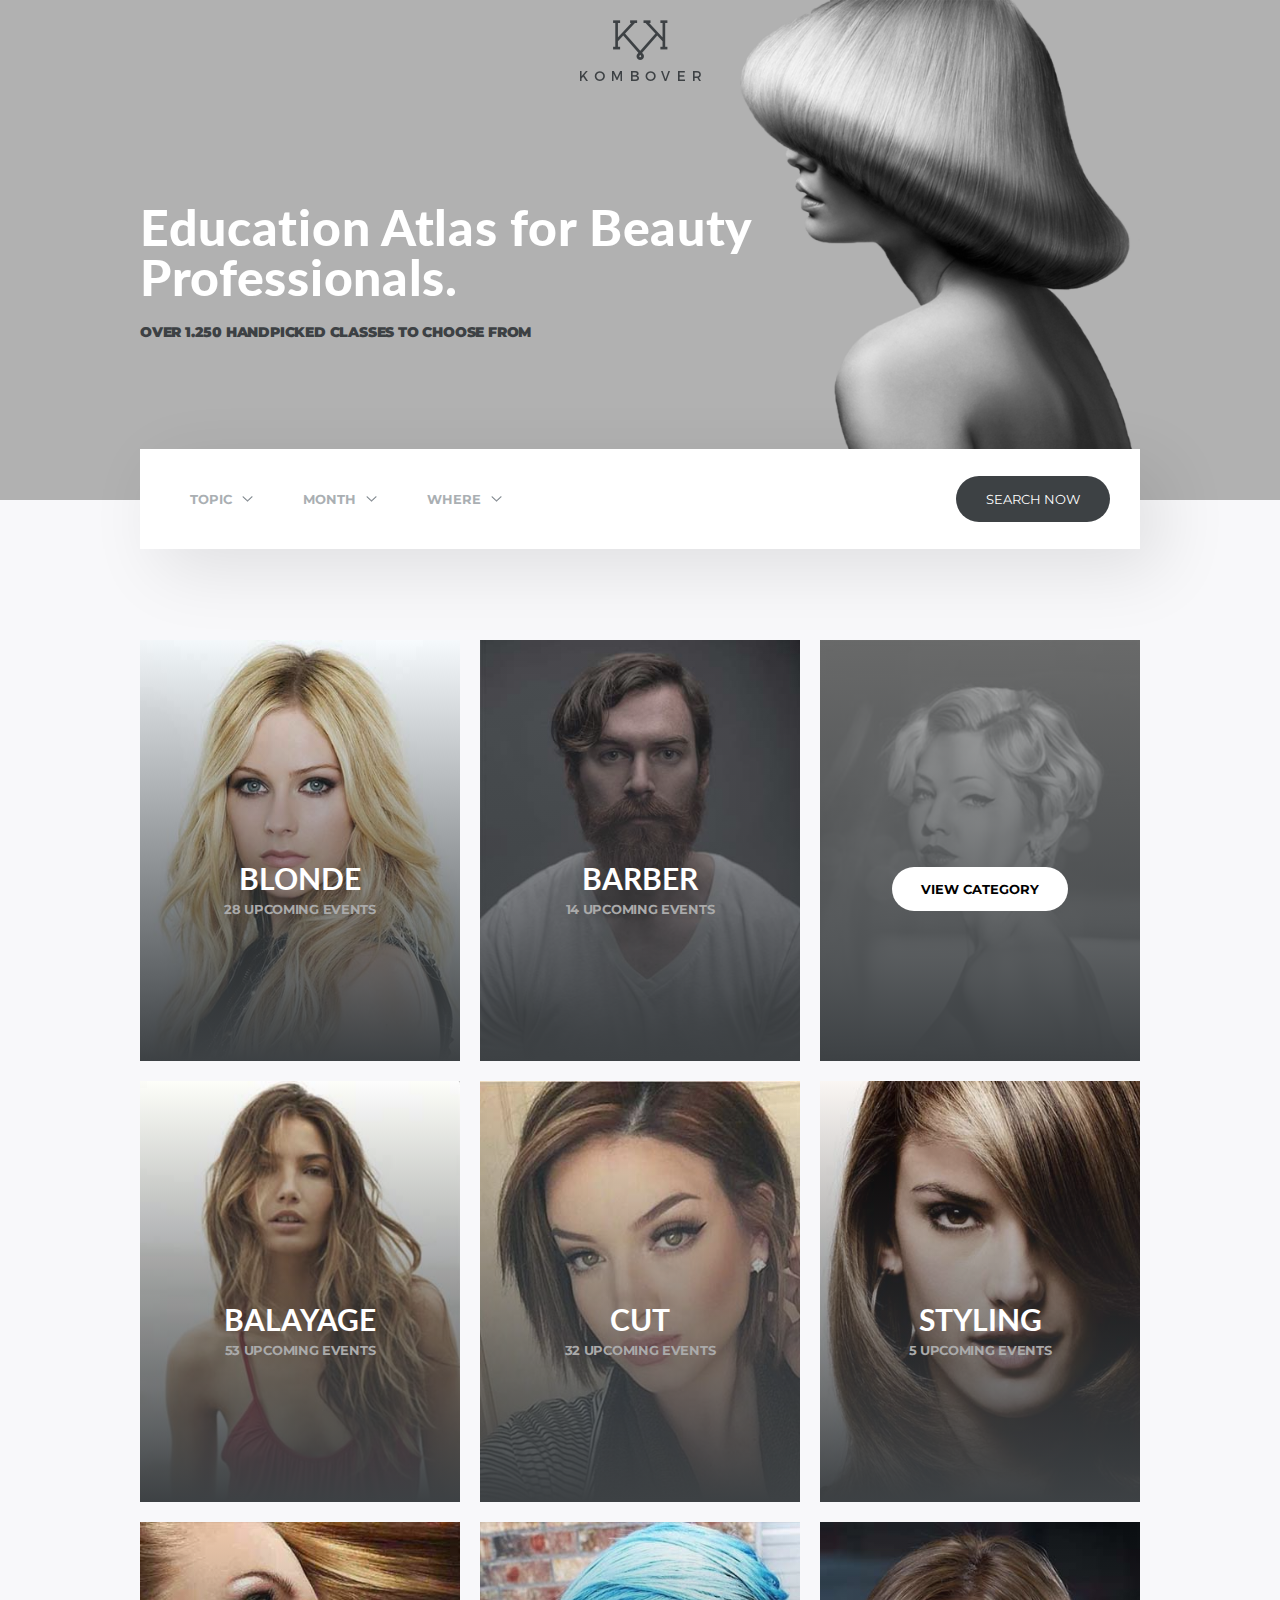
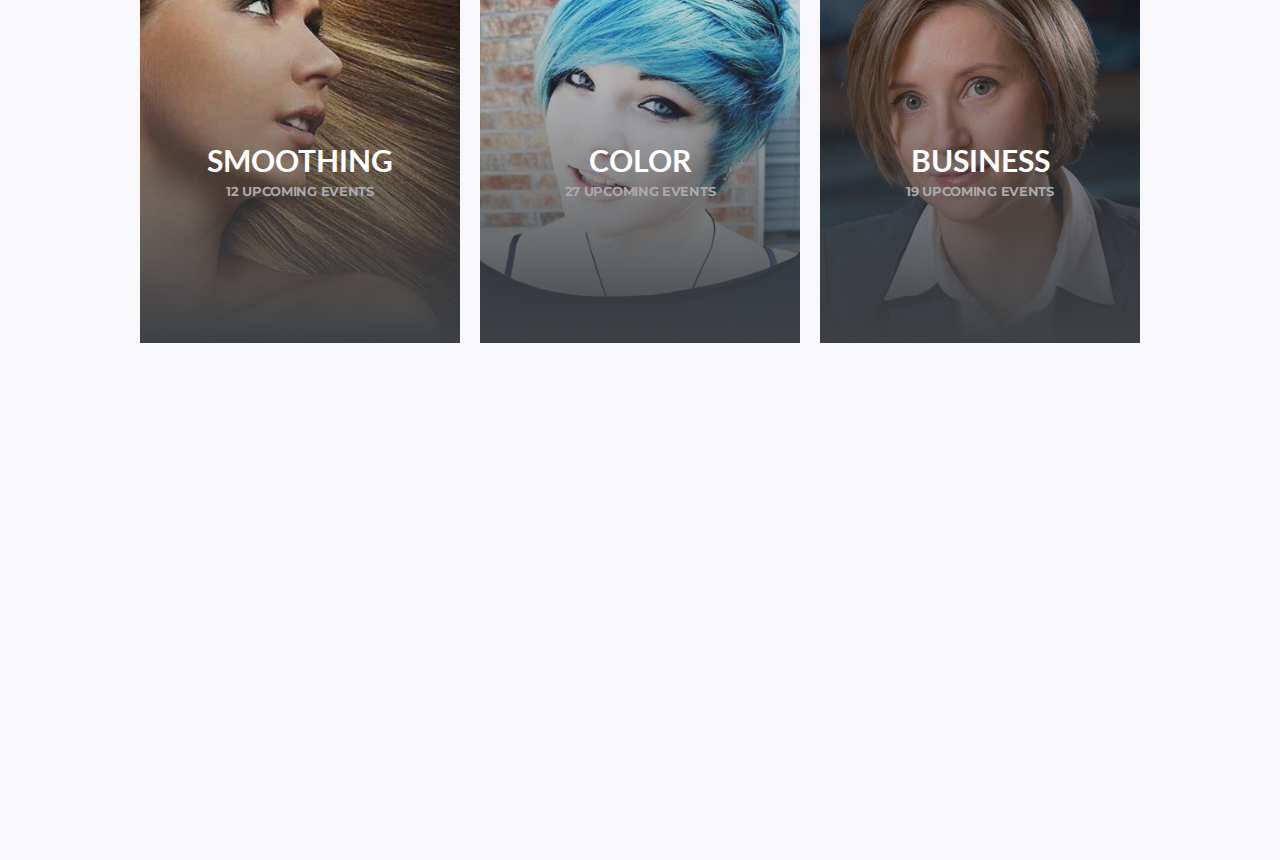
<file: index.html>
<!DOCTYPE html>
<html>
<head>
	<title>Kombover</title>
	<link rel="stylesheet" type="text/css" href="css/reset.css">
	<link href="https://fonts.googleapis.com/css?family=Lato:100|Montserrat" rel="stylesheet">
	<link rel="stylesheet" type="text/css" href="css/style.css">
	<meta name="viewport" content="width=device-width, initial-scale=1">
</head>
<body>
<header class="clearfix">
	<div class="header-wrap clearfix">
		<img class="logo" src="images/logo.png" alt="kombover">
		<h1>Education Atlas for Beauty Professionals.
			<p>over 1.250 handpicked classes to choose from</p>
		</h1>		
		<img class="main-pic" src="images/main-pic.png" alt="main-pic">	
	</div>
</header>
<main>
	<div class="wrap-box">
		<div class="search clearfix">
			<ul>
				<li><p>topic</p><img src="images/arrow.png"></li>
				<li><p>month</p><img src="images/arrow.png"></li>
				<li><p>where</p><img src="images/arrow.png"></li>
			</ul>
			<form>
	  			<input type="text" name="search">
	  			<input type="submit" name="" value="search now">
			</form>		
		</div>		
		<ul class="content-bottom">
			<li class="hairs1 hair">blonde
				<p>28 upcoming events</p>
			</li>
			<li class="hairs2 hair">barber
				<p>14 upcoming events</p>
			</li>
			<li class="hairs3 hair"><a href="">view category</a>
			</li>
			<li class="hairs4 hair">balayage
				<p>53 upcoming events</p>
			</li>
			<li class="hairs5 hair">cut
				<p>32 upcoming events</p>
			</li>
			<li class="hairs6 hair">styling
				<p>5 upcoming events</p>
			</li>
			<li class="hairs7 hair">smoothing
				<p>12 upcoming events</p>
			</li>
			<li class="hairs8 hair">color
				<p>27 upcoming events</p>
			</li>
			<li class="hairs9 hair">business
				<p>19 upcoming events</p>
			</li>
		</ul>				
	</div>	
</main>
</body>
</html>
</file>
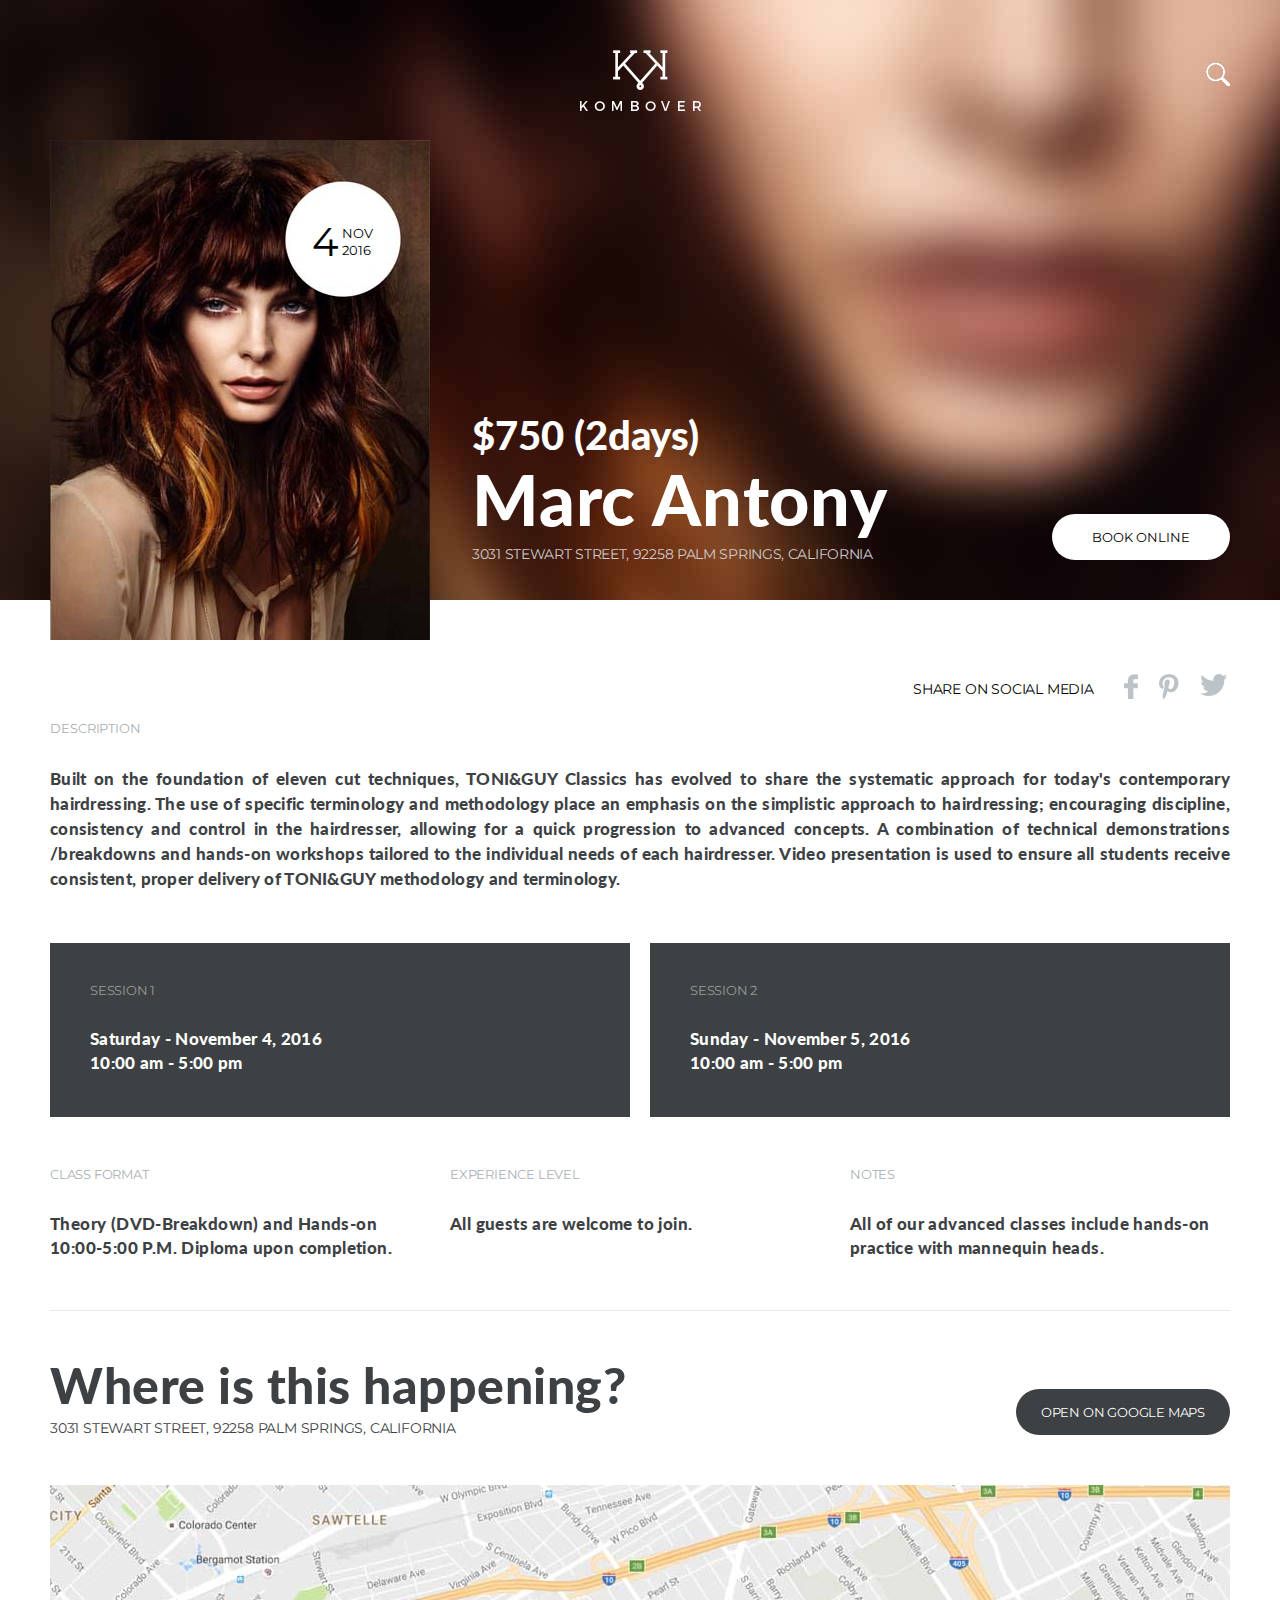
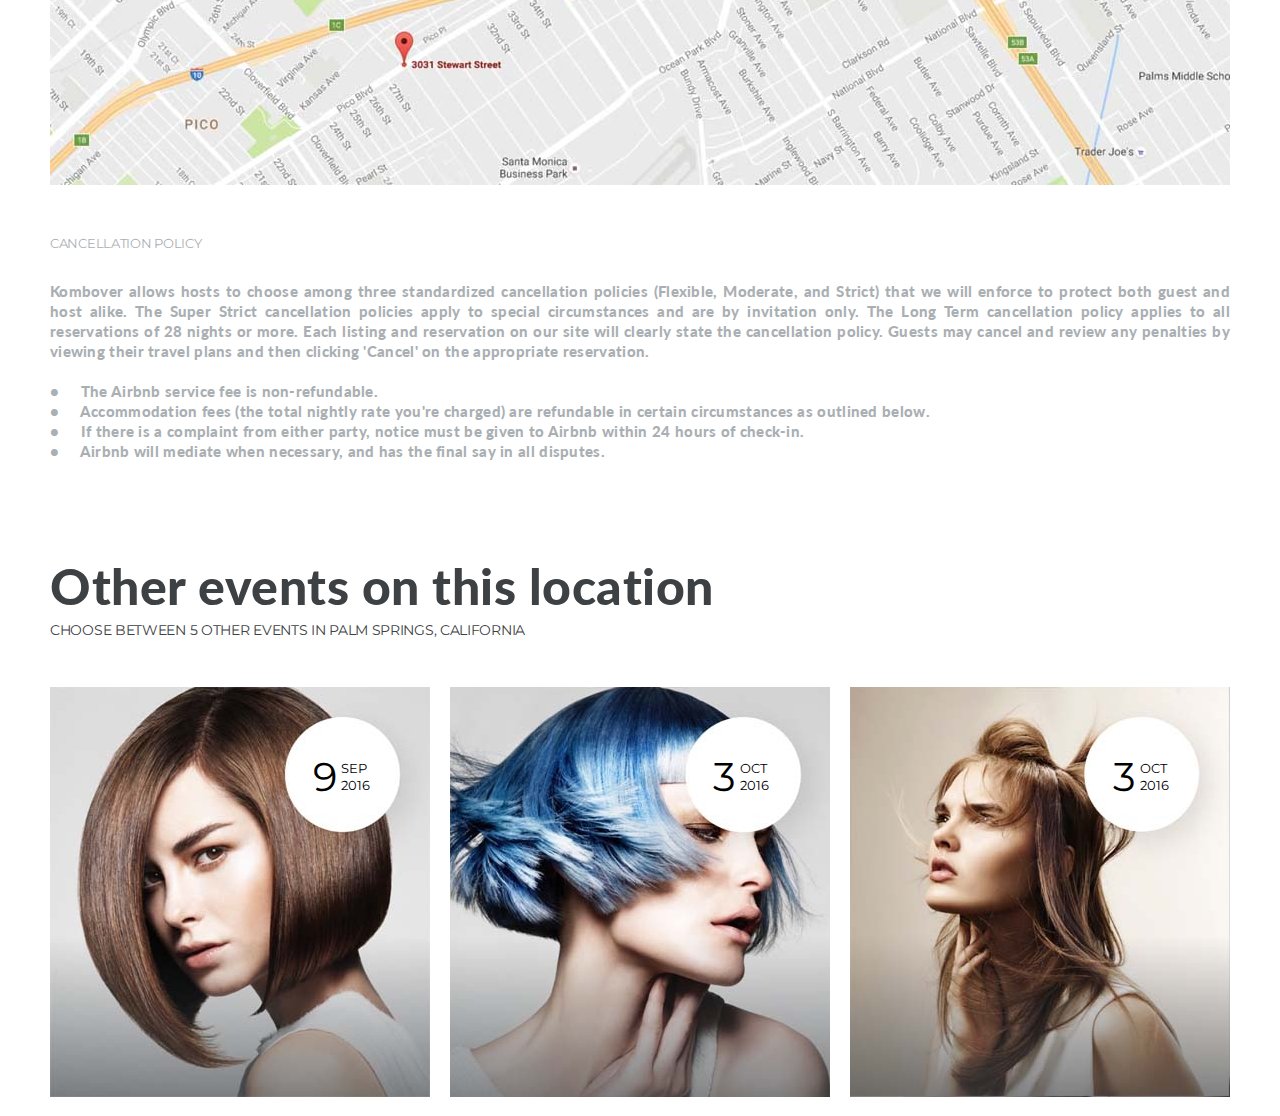
<file: detail.html>
<!DOCTYPE html>
<html>
<head>
	<title>Details</title>
	<link rel="stylesheet" type="text/css" href="css/reset.css">
	<link href="https://fonts.googleapis.com/css?family=Lato:100|Montserrat" rel="stylesheet">
	<link rel="stylesheet" type="text/css" href="css/style.css">
	<meta name="viewport" content="width=device-width, initial-scale=1">
</head>
<body>
<div class="header">
	<div class="wrap-box clearfix">
		<img class="logo" src="images/logo-white.png" alt="kombover">
		<form>
			<input type="text" name="search">
			<input type="submit" name="" value="">
		</form>				
		<div class="header-img">
			<img src="images/date1.jpg" alt="date">
			<p>4<span>nov 2016</span></p>
		</div>
		<div class="price">
			<p>$750 (2days)</p>
			<h2>Marc Antony</h2>
			<span>3031 STEWART STREET, 92258 PALM SPRINGS, CALIFORNIA</span>
		</div>
		<a href="">book online</a>		
	</div>	
</div>
<div class="content">
	<div class="wrap-box clearfix">
		<div class="social clearfix">
			<img src="images/twitter.png" alt="twitter">
			<img src="images/pinterest.png" alt="pinterest">
			<img src="images/facebook.png" alt="facebook">
			<p>share on social media</p>			
		</div>
		<p class="description">description</p>
		<p class="description-text">Built on the foundation of eleven cut techniques, TONI&GUY Classics has evolved to share the systematic approach for today's contemporary hairdressing. The use of specific terminology and methodology place an emphasis on the simplistic approach to hairdressing; encouraging discipline, consistency and control in the hairdresser, allowing for a quick progression to advanced concepts. A combination of technical demonstrations /breakdowns and hands-on workshops tailored to the individual needs of each hairdresser. Video presentation is used to ensure all students receive consistent, proper delivery of TONI&GUY methodology and terminology.</p>
		<div class="session clearfix">
			<div class="session1">
				<p>session 1</p>
				<span>Saturday - November 4, 2016<br> 10:00 am - 5:00 pm</span>			
			</div>
			<div class="session2">
				<p>session 2</p>
				<span>Sunday - November 5, 2016<br> 10:00 am - 5:00 pm</span>	
			</div>
		</div>
		<div class="row clearfix">
			<div class="row1">
				<p>class format</p>
				<span>Theory (DVD-Breakdown) and Hands-on<br>10:00-5:00 P.M. Diploma upon completion.</span>	
			</div>
			<div class="row2">
				<p>experience level</p>
				<span>All guests are welcome to join.</span>	
			</div>
			<div class="row3">
				<p>notes</p>
				<span>All of our advanced classes include hands-on<br>practice with mannequin heads.</span>	
			</div>
		</div>
		<div class="location">
			<p>Where is this happening?</p>
			<span>3031 STEWART STREET, 92258 PALM SPRINGS, CALIFORNIA</span>
			<a href="https://www.google.rs/maps/place/Santa+Monica+Business+Park/@34.0200446,-118.4556885,15.17z/data=!4m5!3m4!1s0x80c2bb033431df55:0xc985e393bac21d02!8m2!3d34.0198122!4d-118.4516662?hl=en&hl=en" target="_blank">open on google maps</a>
			<img src="images/map.jpg" alt="map">
		</div>
		<p class="cancel">CANCELLATION POLICY</p>
		<p class="cancel-text">Kombover allows hosts to choose among three standardized cancellation policies (Flexible, Moderate, and Strict) that we will enforce to protect both guest and host alike. The Super Strict cancellation policies apply to special circumstances and are by invitation only. The Long Term cancellation policy applies to all reservations of 28 nights or more. Each listing and reservation on our site will clearly state the cancellation policy. Guests may cancel and review any penalties by viewing their travel plans and then clicking 'Cancel' on the appropriate reservation.
		<br><br>
		• &nbsp &nbsp The Airbnb service fee is non-refundable.<br>
		• &nbsp &nbsp Accommodation fees (the total nightly rate you're charged) are refundable in certain circumstances as outlined below.<br>
		• &nbsp &nbsp If there is a complaint from either party, notice must be given to Airbnb within 24 hours of check-in.<br>
		• &nbsp &nbsp Airbnb will mediate when necessary, and has the final say in all disputes.</p>
		<p class="events">Other events on this location</p>
		<p class="choose">CHOOSE BETWEEN 5 OTHER EVENTS IN PALM SPRINGS, CALIFORNIA</p>
		<div class="content-bottom clearfix">
			<img src="images/date2.jpg" alt="date">
			<p>9<span>sep 2016</span></p>
		</div>
		<div class="content-bottom clearfix">
			<img src="images/date3.jpg" alt="date">
			<p>3<span>oct 2016</span></p>
		</div>
		<div class="content-bottom-last clearfix">
			<img src="images/date4.jpg" alt="date">
			<p>3<span>oct 2016</span></p>
		</div>		
	</div>
</div>
</body>
</html>
</file>
<file: css/style.css>
body {
  background-color: #f8f8fa;
}

header {
  height: 650px;
  background-color: #b1b1b1;
}

header .header-wrap {
  width: 1305px;
  margin: 0 auto;
}

header .header-wrap h1 {
  font-family: 'Lato', sans-serif;
  float: left;
  clear: left;
  color: #fff;
  font-size: 70px;
  font-weight: 900;
  line-height: 1;
  margin-left: 62px;
  width: 638px;
  height: 140px;
  margin-top: 121px;
  letter-spacing: 0.7px;
}

header .header-wrap h1 p {
  font-family: 'Montserrat', sans-serif;
  color: #3d4144;
  font-size: 14px;
  height: 14px;
  text-transform: uppercase;
  margin-top: 23px;
  letter-spacing: -0.2px;
}

header .header-wrap .logo {
  float: left;
  margin: 50px 0 0 592px;
}

header .header-wrap .main-pic {
  float: right;
  margin-top: -111px;
}

main {
  height: 1960px;
}

main .wrap-box {
  width: 1180px;
  margin: 0 auto;
  position: relative;
}

main .wrap-box .search {
  font-family: 'Montserrat', sans-serif;
  width: 1180px;
  height: 100px;
  background: #fff;
  margin-top: -51px;
  box-shadow: 20px 20px 70px 0 rgba(0, 0, 0, 0.1);
  position: absolute;
  z-index: 2;
}

main .wrap-box .search ul {
  float: left;
}

main .wrap-box .search ul li {
  float: left;
  margin-left: 50px;
  margin-top: 42px;
}

main .wrap-box .search ul p {
  font-family: 'Montserrat', sans-serif;
  float: left;
  text-transform: uppercase;
  font-size: 13px;
  font-weight: bold;
  color: #aaafb3;
}

main .wrap-box .search ul img {
  float: left;
  margin: 5px 0 0 10px;
}

main .wrap-box .search form {
  float: right;
}

main .wrap-box .search form input[type=text] {
  box-sizing: border-box;
  border: 1px solid transparent;
  background-color: #fff;
  outline: none;
  font-size: 20px;
  margin-top: 40px;
  width: 200px;
}

main .wrap-box .search form input[type=submit] {
  border-radius: 25px;
  font-size: 13px;
  padding: 14px 29px;
  text-transform: uppercase;
  text-decoration: none;
  font-family: 'Montserrat', sans-serif;
  float: right;
  background-color: #3d4144;
  margin: 27px 30px 0 0;
  color: white;
  outline: none;
  border: 1px solid transparent;
}

main .wrap-box .content-bottom {
  position: absolute;
  z-index: 2;
  margin-top: 140px;
}

main .wrap-box .content-bottom .hairs1 {
  font-family: 'Lato', sans-serif;
  font-weight: bold;
  width: 380px;
  height: 500px;
  float: left;
  color: #fff;
  font-size: 30px;
  text-transform: uppercase;
  text-align: center;
  padding-top: 220px;
  box-sizing: border-box;
  margin-bottom: 20px;
  margin-right: 20px;
  background: linear-gradient(to bottom, rgba(60, 65, 68, 0), #3d4144), url("../images/blonde.jpg");
}

main .wrap-box .content-bottom .hairs1 p {
  font-family: 'Montserrat', sans-serif;
  font-size: 13px;
  color: #aaa;
  letter-spacing: -0.3px;
  margin-top: 5px;
}

main .wrap-box .content-bottom .hairs2 {
  font-family: 'Lato', sans-serif;
  font-weight: bold;
  width: 380px;
  height: 500px;
  float: left;
  color: #fff;
  font-size: 30px;
  text-transform: uppercase;
  text-align: center;
  padding-top: 220px;
  box-sizing: border-box;
  margin-bottom: 20px;
  margin-right: 20px;
  background: linear-gradient(to bottom, rgba(60, 65, 68, 0), #3d4144), url("../images/barber.jpg");
}

main .wrap-box .content-bottom .hairs2 p {
  font-family: 'Montserrat', sans-serif;
  font-size: 13px;
  color: #aaa;
  letter-spacing: -0.3px;
  margin-top: 5px;
}

main .wrap-box .content-bottom .hairs3 {
  font-family: 'Lato', sans-serif;
  font-weight: bold;
  width: 380px;
  height: 500px;
  float: left;
  color: #fff;
  font-size: 30px;
  text-transform: uppercase;
  text-align: center;
  padding-top: 220px;
  box-sizing: border-box;
  margin-bottom: 20px;
  margin-right: 20px;
  background: linear-gradient(rgba(146, 147, 147, 0.7), #3d4144), url("../images/view.jpg");
  margin-right: 0;
  padding-top: 224px;
}

main .wrap-box .content-bottom .hairs3 p {
  font-family: 'Montserrat', sans-serif;
  font-size: 13px;
  color: #aaa;
  letter-spacing: -0.3px;
  margin-top: 5px;
}

main .wrap-box .content-bottom .hairs3 a {
  border-radius: 25px;
  font-size: 13px;
  padding: 14px 29px;
  text-transform: uppercase;
  text-decoration: none;
  font-family: 'Montserrat', sans-serif;
  color: #000;
  background: #fff;
}

main .wrap-box .content-bottom .hairs4 {
  font-family: 'Lato', sans-serif;
  font-weight: bold;
  width: 380px;
  height: 500px;
  float: left;
  color: #fff;
  font-size: 30px;
  text-transform: uppercase;
  text-align: center;
  padding-top: 220px;
  box-sizing: border-box;
  margin-bottom: 20px;
  margin-right: 20px;
  background: linear-gradient(to bottom, rgba(60, 65, 68, 0), #3d4144), url("../images/balayage.jpg");
}

main .wrap-box .content-bottom .hairs4 p {
  font-family: 'Montserrat', sans-serif;
  font-size: 13px;
  color: #aaa;
  letter-spacing: -0.3px;
  margin-top: 5px;
}

main .wrap-box .content-bottom .hairs5 {
  font-family: 'Lato', sans-serif;
  font-weight: bold;
  width: 380px;
  height: 500px;
  float: left;
  color: #fff;
  font-size: 30px;
  text-transform: uppercase;
  text-align: center;
  padding-top: 220px;
  box-sizing: border-box;
  margin-bottom: 20px;
  margin-right: 20px;
  background: linear-gradient(to bottom, rgba(60, 65, 68, 0), #3d4144), url("../images/cut.jpg");
}

main .wrap-box .content-bottom .hairs5 p {
  font-family: 'Montserrat', sans-serif;
  font-size: 13px;
  color: #aaa;
  letter-spacing: -0.3px;
  margin-top: 5px;
}

main .wrap-box .content-bottom .hairs6 {
  font-family: 'Lato', sans-serif;
  font-weight: bold;
  width: 380px;
  height: 500px;
  float: left;
  color: #fff;
  font-size: 30px;
  text-transform: uppercase;
  text-align: center;
  padding-top: 220px;
  box-sizing: border-box;
  margin-bottom: 20px;
  margin-right: 20px;
  background: linear-gradient(to bottom, rgba(60, 65, 68, 0), #3d4144), url("../images/styling.jpg");
  margin-right: 0;
}

main .wrap-box .content-bottom .hairs6 p {
  font-family: 'Montserrat', sans-serif;
  font-size: 13px;
  color: #aaa;
  letter-spacing: -0.3px;
  margin-top: 5px;
}

main .wrap-box .content-bottom .hairs7 {
  font-family: 'Lato', sans-serif;
  font-weight: bold;
  width: 380px;
  height: 500px;
  float: left;
  color: #fff;
  font-size: 30px;
  text-transform: uppercase;
  text-align: center;
  padding-top: 220px;
  box-sizing: border-box;
  margin-bottom: 20px;
  margin-right: 20px;
  background: linear-gradient(to bottom, rgba(60, 65, 68, 0), #3d4144), url("../images/smoothing.jpg");
}

main .wrap-box .content-bottom .hairs7 p {
  font-family: 'Montserrat', sans-serif;
  font-size: 13px;
  color: #aaa;
  letter-spacing: -0.3px;
  margin-top: 5px;
}

main .wrap-box .content-bottom .hairs8 {
  font-family: 'Lato', sans-serif;
  font-weight: bold;
  width: 380px;
  height: 500px;
  float: left;
  color: #fff;
  font-size: 30px;
  text-transform: uppercase;
  text-align: center;
  padding-top: 220px;
  box-sizing: border-box;
  margin-bottom: 20px;
  margin-right: 20px;
  background: linear-gradient(to bottom, rgba(60, 65, 68, 0), #3d4144), url("../images/color.jpg");
}

main .wrap-box .content-bottom .hairs8 p {
  font-family: 'Montserrat', sans-serif;
  font-size: 13px;
  color: #aaa;
  letter-spacing: -0.3px;
  margin-top: 5px;
}

main .wrap-box .content-bottom .hairs9 {
  font-family: 'Lato', sans-serif;
  font-weight: bold;
  width: 380px;
  height: 500px;
  float: left;
  color: #fff;
  font-size: 30px;
  text-transform: uppercase;
  text-align: center;
  padding-top: 220px;
  box-sizing: border-box;
  margin-bottom: 20px;
  margin-right: 20px;
  background: linear-gradient(to bottom, rgba(60, 65, 68, 0), #3d4144), url("../images/business.jpg");
  margin-right: 0;
}

main .wrap-box .content-bottom .hairs9 p {
  font-family: 'Montserrat', sans-serif;
  font-size: 13px;
  color: #aaa;
  letter-spacing: -0.3px;
  margin-top: 5px;
}

@media only screen and (min-width: 1050px) and (max-width: 1330px) {
  header {
    height: 500px;
  }
  header .header-wrap {
    width: 1000px;
  }
  header .header-wrap .logo {
    float: none;
    margin: 0 auto;
    padding-top: 20px;
  }
  header .header-wrap h1 {
    font-size: 50px;
    margin-left: 0;
  }
  header .header-wrap .main-pic {
    margin-top: -342px;
    width: 400px;
    height: auto;
  }
  main .wrap-box {
    width: 1000px;
    margin: 0 auto;
  }
  main .wrap-box .search {
    width: 1000px;
  }
  main .wrap-box .content-bottom .hair {
    width: 320px;
    height: 421px;
    background-size: 320px 421px;
  }
}

@media only screen and (min-width: 768px) and (max-width: 1049px) {
  header {
    height: 400px;
  }
  header .header-wrap {
    width: 750px;
    margin: 0 auto;
  }
  header .header-wrap .logo {
    float: none;
    margin: 0 auto;
    padding-top: 20px;
  }
  header .header-wrap h1 {
    font-size: 40px;
    margin-left: 0;
  }
  header .header-wrap .main-pic {
    margin-top: -342px;
    width: 300px;
    height: auto;
  }
  main .wrap-box {
    width: 750px;
    margin: 0 auto;
  }
  main .wrap-box .search {
    width: 750px;
  }
  main .wrap-box .content-bottom {
    margin-top: 100px;
  }
  main .wrap-box .content-bottom .hair {
    width: 236px;
    height: 311px;
    background-size: 236px 311px;
  }
}

@media only screen and (min-width: 560px) and (max-width: 767px) {
  header {
    height: 350px;
  }
  header .header-wrap {
    width: 550px;
    margin: 0 auto;
  }
  header .header-wrap .logo {
    float: none;
    margin: 0 auto 0 200px;
    padding-top: 10px;
    width: 80px;
    height: auto;
  }
  header .header-wrap h1 {
    font-size: 25px;
    width: 300px;
    margin-left: 0;
  }
  header .header-wrap h1 p {
    font-size: 10px;
  }
  header .header-wrap .main-pic {
    margin-top: -50px;
    width: 250px;
    height: auto;
  }
  main .wrap-box {
    width: 550px;
    margin: 0 auto;
  }
  main .wrap-box .search {
    width: 550px;
    height: 60px;
  }
  main .wrap-box .search ul li {
    margin: 25px 22px 0px 9px;
  }
  main .wrap-box .search ul li p {
    font-size: 10px;
  }
  main .wrap-box .search ul li img {
    margin: 5px 0 0 10px;
  }
  main .wrap-box .search form input[type=text] {
    box-sizing: border-box;
    border: 1px solid transparent;
    background-color: #fff;
    outline: none;
    font-size: 14px;
    margin-top: 20px;
    width: 150px;
  }
  main .wrap-box .search form input[type=submit] {
    font-size: 10px;
    background-color: #3d4144;
    margin: 15px 10px 0 0;
    outline: none;
    border: 1px solid transparent;
    padding: 8px 16px;
  }
  main .wrap-box .content-bottom {
    margin-top: 50px;
    margin-left: 18px;
  }
  main .wrap-box .content-bottom .hair {
    width: 236px;
    height: 311px;
    background-size: 236px 311px;
    margin-right: 30px;
  }
}

@media only screen and (min-width: 330px) and (max-width: 559px) {
  header {
    height: 250px;
  }
  header .header-wrap {
    width: 350px;
    margin: 0 auto;
  }
  header .header-wrap .logo {
    float: none;
    margin: 0 auto 0 5px;
    padding-top: 5px;
    width: 80px;
    height: auto;
  }
  header .header-wrap h1 {
    font-size: 20px;
    width: 175px;
    margin-left: 0;
    margin-top: 50px;
  }
  header .header-wrap h1 p {
    font-size: 10px;
  }
  header .header-wrap .main-pic {
    margin-top: -50px;
    width: 175px;
    height: auto;
  }
  main {
    height: 3150px;
  }
  main .wrap-box {
    width: 350px;
    margin: 0 auto;
  }
  main .wrap-box .search {
    width: 350px;
  }
  main .wrap-box .search ul li {
    margin: 25px 22px 0px 9px;
  }
  main .wrap-box .search ul li p {
    font-size: 10px;
  }
  main .wrap-box .search ul li img {
    margin: 5px 0 0 10px;
  }
  main .wrap-box .search form input[type=text] {
    box-sizing: border-box;
    border: 1px solid transparent;
    background-color: #fff;
    outline: none;
    font-size: 14px;
    margin-top: 20px;
    width: 220px;
  }
  main .wrap-box .search form input[type=submit] {
    font-size: 10px;
    background-color: #3d4144;
    margin: 15px 5px 0 0;
    outline: none;
    border: 1px solid transparent;
    padding: 8px 16px;
  }
  main .wrap-box .content-bottom {
    margin-top: 50px;
  }
  main .wrap-box .content-bottom .hair {
    width: 250px;
    height: 329px;
    background-size: 250px 329px;
    margin: 0 0 10px 50px;
  }
}

@media only screen and (max-width: 329px) {
  header {
    height: 200px;
  }
  header .header-wrap {
    width: 250px;
    margin: 0 auto;
  }
  header .header-wrap .logo {
    float: none;
    margin: 0 auto 0 5px;
    padding-top: 5px;
    width: 60px;
    height: auto;
  }
  header .header-wrap h1 {
    font-size: 18px;
    width: 150px;
    margin-left: 0;
    margin-top: 30px;
  }
  header .header-wrap h1 p {
    font-size: 8px;
    margin-top: 5px;
  }
  header .header-wrap .main-pic {
    margin-top: -204px;
    width: 125px;
    height: auto;
  }
  main {
    height: 3150px;
  }
  main .wrap-box {
    width: 250px;
    margin: 0 auto;
  }
  main .wrap-box .search {
    width: 250px;
    height: 60px;
  }
  main .wrap-box .search ul li {
    margin: 15px 10px 0px 9px;
  }
  main .wrap-box .search ul li p {
    font-size: 8px;
  }
  main .wrap-box .search ul li img {
    margin: 5px 0 0 5px;
    width: 8px;
    height: auto;
  }
  main .wrap-box .search form input[type=text] {
    box-sizing: border-box;
    border: 1px solid transparent;
    background-color: #fff;
    outline: none;
    font-size: 8px;
    margin-top: 10px;
    width: 100px;
  }
  main .wrap-box .search form input[type=submit] {
    font-size: 8px;
    background-color: #3d4144;
    margin: 10px 5px 0 0;
    outline: none;
    border: 1px solid transparent;
    padding: 2px 8px;
  }
  main .wrap-box .content-bottom {
    margin-top: 50px;
  }
  main .wrap-box .content-bottom .hair {
    width: 250px;
    height: 329px;
    background-size: 250px 329px;
    margin: 0 0 10px 0;
  }
}

/*DETAILS*/
.header {
  background: url("../images/header.jpg");
  height: 600px;
}

.header .wrap-box {
  width: 1180px;
  margin: 0 auto;
  position: relative;
}

.header .wrap-box .logo {
  float: left;
  margin: 50px 0 0 530px;
}

.header .wrap-box form {
  float: right;
}

.header .wrap-box form input[type=text] {
  box-sizing: border-box;
  border: 1px solid transparent;
  background-color: transparent;
  outline: none;
  font-size: 20px;
}

.header .wrap-box form input[type=submit] {
  background: url("../images/search.png") no-repeat;
  outline: none;
  border: 1px solid transparent;
  width: 25px;
  height: 25px;
  margin-top: 61px;
}

.header .wrap-box .header-img {
  margin-top: 29px;
  float: left;
  font-family: 'Montserrat', sans-serif;
  color: #000;
  position: relative;
  z-index: 1;
  clear: left;
}

.header .wrap-box .header-img p {
  font-size: 40px;
  position: absolute;
  z-index: 2;
  float: left;
}

.header .wrap-box .header-img span {
  font-size: 13px;
  width: 30px;
  float: right;
  text-transform: uppercase;
  margin-top: 8px;
  margin-left: 4px;
  line-height: 17px;
}

.header .wrap-box .header-img p {
  margin: -423px 1px 0px 262px;
}

.header .wrap-box .price {
  float: left;
  color: white;
  margin-top: 300px;
  margin-left: 42px;
}

.header .wrap-box .price p {
  font-family: 'Lato', sans-serif;
  font-size: 40px;
  color: #fff;
  font-weight: 900;
}

.header .wrap-box .price h2 {
  font-family: 'Lato', sans-serif;
  color: #fff;
  font-size: 70px;
  font-weight: 900;
  line-height: 1;
  letter-spacing: 0.8px;
  padding-top: 5px;
}

.header .wrap-box .price span {
  display: block;
  font-family: 'Montserrat', sans-serif;
  color: #ccc;
  font-size: 14px;
  height: 14px;
  text-transform: uppercase;
  letter-spacing: -0.3px;
  padding-top: 11px;
}

.header .wrap-box a {
  border-radius: 25px;
  font-size: 13px;
  padding: 14px 29px;
  text-transform: uppercase;
  text-decoration: none;
  font-family: 'Montserrat', sans-serif;
  float: right;
  background: #fff;
  color: black;
  margin-top: 403px;
  padding: 15px 40px;
}

.content {
  padding-top: 80px;
  background: #fff;
}

.content .wrap-box {
  width: 1180px;
  margin: 0 auto;
  position: relative;
}

.content .wrap-box .social {
  float: right;
  width: 317px;
}

.content .wrap-box .social img {
  float: right;
  margin-left: 19px;
  margin-right: 2px;
  margin-top: -6px;
}

.content .wrap-box .social p {
  font-family: 'Montserrat', sans-serif;
  font-size: 14px;
  text-transform: uppercase;
  letter-spacing: -0.2px;
}

.content .wrap-box .description {
  padding-top: 40px;
  font-family: 'Montserrat', sans-serif;
  font-size: 13px;
  text-transform: uppercase;
  color: #aaafb3;
  letter-spacing: -0.1px;
}

.content .wrap-box .description-text {
  padding-top: 30px;
  font-size: 17px;
  font-family: 'Lato', sans-serif;
  color: #3d4144;
  text-align: justify;
  font-weight: 900;
  line-height: 25px;
  letter-spacing: 0.3px;
}

.content .wrap-box .session .session1 {
  width: 580px;
  height: 174px;
  background-color: #3d4144;
  float: left;
  margin-top: 52px;
  margin-right: 20px;
}

.content .wrap-box .session .session1 p {
  font-size: 13px;
  font-family: 'Montserrat', sans-serif;
  color: #999;
  text-transform: uppercase;
  margin: 39px 0 0 40px;
  letter-spacing: -0.2px;
}

.content .wrap-box .session .session1 span {
  display: block;
  font-size: 17px;
  font-family: 'Lato', sans-serif;
  color: #fff;
  font-weight: 900;
  margin: 29px 0 0 40px;
  line-height: 24px;
  letter-spacing: 0.3px;
}

.content .wrap-box .session .session2 {
  width: 580px;
  height: 174px;
  background-color: #3d4144;
  float: left;
  margin-top: 52px;
}

.content .wrap-box .session .session2 p {
  font-size: 13px;
  font-family: 'Montserrat', sans-serif;
  color: #999;
  text-transform: uppercase;
  margin: 39px 0 0 40px;
  letter-spacing: -0.2px;
}

.content .wrap-box .session .session2 span {
  display: block;
  font-size: 17px;
  font-family: 'Lato', sans-serif;
  color: #fff;
  font-weight: 900;
  margin: 29px 0 0 40px;
  line-height: 24px;
  letter-spacing: 0.3px;
}

.content .wrap-box .row .row1 {
  width: 380px;
  height: 100px;
  float: left;
  margin-top: 49px;
  margin-bottom: 44px;
  margin-right: 20px;
}

.content .wrap-box .row .row1 p {
  font-family: 'Montserrat', sans-serif;
  font-size: 13px;
  color: #aaafb3;
  text-transform: uppercase;
  margin-bottom: 30px;
  letter-spacing: -0.2px;
}

.content .wrap-box .row .row1 span {
  display: block;
  font-size: 17px;
  font-family: 'Lato', sans-serif;
  color: #3d4144;
  font-weight: 900;
  line-height: 24px;
  letter-spacing: 0.4px;
}

.content .wrap-box .row .row2 {
  width: 380px;
  height: 100px;
  float: left;
  margin-top: 49px;
  margin-bottom: 44px;
  margin-right: 20px;
}

.content .wrap-box .row .row2 p {
  font-family: 'Montserrat', sans-serif;
  font-size: 13px;
  color: #aaafb3;
  text-transform: uppercase;
  margin-bottom: 30px;
  letter-spacing: -0.2px;
}

.content .wrap-box .row .row2 span {
  display: block;
  font-size: 17px;
  font-family: 'Lato', sans-serif;
  color: #3d4144;
  font-weight: 900;
  line-height: 24px;
  letter-spacing: 0.4px;
}

.content .wrap-box .row .row3 {
  width: 380px;
  height: 100px;
  float: left;
  margin-top: 49px;
  margin-bottom: 44px;
}

.content .wrap-box .row .row3 p {
  font-family: 'Montserrat', sans-serif;
  font-size: 13px;
  color: #aaafb3;
  text-transform: uppercase;
  margin-bottom: 30px;
  letter-spacing: -0.2px;
}

.content .wrap-box .row .row3 span {
  display: block;
  font-size: 17px;
  font-family: 'Lato', sans-serif;
  color: #3d4144;
  font-weight: 900;
  line-height: 24px;
  letter-spacing: 0.4px;
}

.content .wrap-box .location p {
  font-size: 50px;
  font-family: 'Lato', sans-serif;
  color: #3d4144;
  font-weight: 900;
  border-top: 1px solid #e7ebed;
  padding-top: 44px;
  padding-bottom: 4px;
  letter-spacing: 0.5px;
}

.content .wrap-box .location span {
  font-family: 'Montserrat', sans-serif;
  color: #3d4144;
  font-size: 14px;
  letter-spacing: -0.2px;
}

.content .wrap-box .location a {
  float: right;
  border-radius: 25px;
  font-size: 13px;
  padding: 14px 29px;
  text-transform: uppercase;
  text-decoration: none;
  font-family: 'Montserrat', sans-serif;
  padding: 15px 25px;
  letter-spacing: -0.2px;
  background: #3d4144;
  color: #fff;
  margin-bottom: 50px;
  margin-top: -30px;
}

.content .wrap-box .cancel {
  padding-top: 50px;
  font-family: 'Montserrat', sans-serif;
  color: #aaafb3;
  font-size: 13px;
  padding-bottom: 30px;
  letter-spacing: -0.3px;
}

.content .wrap-box .cancel-text {
  font-size: 15px;
  font-family: 'Lato', sans-serif;
  color: #aaafb3;
  font-weight: 900;
  text-align: justify;
  letter-spacing: 0.3px;
  line-height: 20px;
}

.content .wrap-box .events {
  padding-top: 95px;
  font-size: 50px;
  font-family: 'Lato', sans-serif;
  color: #3d4144;
  font-weight: 900;
  letter-spacing: 0.5px;
  padding-bottom: 5px;
}

.content .wrap-box .choose {
  font-family: 'Montserrat', sans-serif;
  color: #3d4144;
  font-size: 14px;
  letter-spacing: -0.3px;
}

.content .wrap-box .content-bottom {
  margin-top: 29px;
  float: left;
  font-family: 'Montserrat', sans-serif;
  color: #000;
  position: relative;
  z-index: 1;
  margin-top: 48px;
  margin-right: 20px;
}

.content .wrap-box .content-bottom p {
  font-size: 40px;
  position: absolute;
  z-index: 2;
  float: left;
}

.content .wrap-box .content-bottom span {
  font-size: 13px;
  width: 30px;
  float: right;
  text-transform: uppercase;
  margin-top: 8px;
  margin-left: 4px;
  line-height: 17px;
}

.content .wrap-box .content-bottom p {
  margin: -345px 0 0 263px;
}

.content .wrap-box .content-bottom-last {
  padding-top: 19px;
  margin-top: 29px;
  float: left;
  font-family: 'Montserrat', sans-serif;
  color: #000;
  position: relative;
  z-index: 1;
}

.content .wrap-box .content-bottom-last p {
  font-size: 40px;
  position: absolute;
  z-index: 2;
  float: left;
}

.content .wrap-box .content-bottom-last span {
  font-size: 13px;
  width: 30px;
  float: right;
  text-transform: uppercase;
  margin-top: 8px;
  margin-left: 4px;
  line-height: 17px;
}

.content .wrap-box .content-bottom-last P {
  margin: -345px 0 0 263px;
}

@media only screen and (min-width: 820px) and (max-width: 1180px) {
  .header .wrap-box {
    width: 800px;
  }
  .header .wrap-box .logo {
    margin: 50px 0 0 200px;
  }
  .header .wrap-box .header-img img {
    width: 300px;
    height: auto;
    margin-top: 65px;
  }
  .header .wrap-box .header-img p {
    margin: -340px 0px 0px 198px;
    width: 60px;
  }
  .header .wrap-box .price p {
    font-size: 30px;
  }
  .header .wrap-box .price h2 {
    font-size: 50px;
  }
  .header .wrap-box .price span {
    font-size: 12px;
  }
  .header .wrap-box a {
    margin-top: 22px;
  }
  .content .wrap-box {
    width: 800px;
  }
  .content .wrap-box .session .session1 {
    width: 390px;
  }
  .content .wrap-box .session .session2 {
    width: 390px;
  }
  .content .wrap-box .row .row1 {
    width: 250px;
  }
  .content .wrap-box .row .row2 {
    width: 250px;
  }
  .content .wrap-box .row .row3 {
    width: 250px;
  }
  .content .wrap-box .location img {
    width: 800px;
    height: auto;
  }
  .content .wrap-box .content-bottom img {
    width: 250px;
    height: auto;
  }
  .content .wrap-box .content-bottom p {
    margin: -236px 0 0 164px;
  }
  .content .wrap-box .content-bottom-last img {
    width: 250px;
    height: auto;
  }
  .content .wrap-box .content-bottom-last p {
    margin: -236px 0 0 164px;
  }
}

@media only screen and (min-width: 620px) and (max-width: 819px) {
  .header {
    height: 350px;
  }
  .header .wrap-box {
    width: 600px;
  }
  .header .wrap-box .logo {
    margin: 20px 0 0 132px;
    width: 70px;
    height: auto;
  }
  .header .wrap-box form input[type=submit] {
    background-size: 15px 15px;
  }
  .header .wrap-box .header-img img {
    width: 200px;
    height: auto;
    margin-top: 3px;
  }
  .header .wrap-box .header-img p {
    margin: -233px 0px 0px 128px;
    font-size: 40px;
  }
  .header .wrap-box .header-img p span {
    font-size: 10px;
  }
  .header .wrap-box .price {
    margin-top: 150px;
    margin-left: 5px;
  }
  .header .wrap-box .price p {
    font-size: 20px;
  }
  .header .wrap-box .price h2 {
    font-size: 35px;
  }
  .header .wrap-box .price span {
    font-size: 12px;
    width: 200px;
  }
  .header .wrap-box a {
    margin-top: 207px;
  }
  .content .wrap-box {
    width: 600px;
  }
  .content .wrap-box .session .session1 {
    width: 600px;
    margin: 10px 0 0 0;
  }
  .content .wrap-box .session .session2 {
    width: 600px;
    margin-top: 10px;
  }
  .content .wrap-box .row .row1 {
    width: 190px;
    margin-right: 10px;
  }
  .content .wrap-box .row .row2 {
    width: 190px;
    margin-right: 10px;
  }
  .content .wrap-box .row .row3 {
    width: 190px;
  }
  .content .wrap-box .location {
    margin-top: 40px;
  }
  .content .wrap-box .location p {
    font-size: 40px;
  }
  .content .wrap-box .location span {
    font-size: 13px;
  }
  .content .wrap-box .location a {
    font-size: 10px;
    padding: 12px 16px;
  }
  .content .wrap-box .location img {
    width: 600px;
    height: auto;
  }
  .content .wrap-box .events {
    font-size: 40px;
  }
  .content .wrap-box .choose {
    font-size: 13px;
  }
  .content .wrap-box .content-bottom img {
    width: 170px;
    height: auto;
  }
  .content .wrap-box .content-bottom p {
    margin: -169px 0 0 106px;
    font-size: 40px;
  }
  .content .wrap-box .content-bottom p span {
    font-size: 10px;
  }
  .content .wrap-box .content-bottom-last img {
    width: 170px;
    height: auto;
  }
  .content .wrap-box .content-bottom-last p {
    margin: -169px 0 0 106px;
    font-size: 40px;
  }
  .content .wrap-box .content-bottom-last p span {
    font-size: 10px;
  }
}

@media only screen and (min-width: 360px) and (max-width: 619px) {
  .header {
    height: 250px;
  }
  .header .wrap-box {
    width: 350px;
  }
  .header .wrap-box .logo {
    margin: 10px 0 0 10px;
    width: 70px;
    height: auto;
  }
  .header .wrap-box form input[type=submit] {
    background-size: 15px 15px;
    margin-top: 14px;
  }
  .header .wrap-box form input[type=text] {
    width: 150px;
  }
  .header .wrap-box .header-img img {
    display: none;
  }
  .header .wrap-box .header-img p {
    display: none;
  }
  .header .wrap-box .header-img p span {
    display: none;
  }
  .header .wrap-box .price {
    margin-top: 95px;
    margin-left: 5px;
  }
  .header .wrap-box .price p {
    font-size: 20px;
  }
  .header .wrap-box .price h2 {
    font-size: 35px;
  }
  .header .wrap-box .price span {
    font-size: 12px;
    width: 200px;
  }
  .header .wrap-box a {
    margin-top: 164px;
    margin-right: 5px;
    padding: 10px 20px;
    font-size: 11px;
  }
  .content .wrap-box {
    width: 350px;
  }
  .content .wrap-box .session .session1 {
    width: 350px;
    margin: 10px 0 0 0;
  }
  .content .wrap-box .session .session2 {
    width: 350px;
    margin-top: 10px;
  }
  .content .wrap-box .row .row1 {
    width: 350px;
    height: 85px;
    margin: 10px 0 0 0;
  }
  .content .wrap-box .row .row1 p {
    font-size: 12px;
    margin-bottom: 5px;
  }
  .content .wrap-box .row .row1 span {
    font-size: 15px;
  }
  .content .wrap-box .row .row2 {
    width: 350px;
    height: 85px;
    margin: 10px 0 0 0;
  }
  .content .wrap-box .row .row2 p {
    font-size: 12px;
    margin-bottom: 5px;
  }
  .content .wrap-box .row .row2 span {
    font-size: 15px;
  }
  .content .wrap-box .row .row3 {
    width: 350px;
    height: 85px;
    margin: 10px 0 0 0;
  }
  .content .wrap-box .row .row3 p {
    font-size: 12px;
    margin-bottom: 5px;
  }
  .content .wrap-box .row .row3 span {
    font-size: 15px;
  }
  .content .wrap-box .location {
    margin-top: 20px;
  }
  .content .wrap-box .location p {
    font-size: 28px;
  }
  .content .wrap-box .location span {
    font-size: 10px;
  }
  .content .wrap-box .location a {
    font-size: 10px;
    padding: 12px 16px;
    margin-bottom: 10px;
    margin-top: 5px;
  }
  .content .wrap-box .location img {
    width: 350px;
    height: auto;
  }
  .content .wrap-box .events {
    font-size: 30px;
    padding-top: 40px;
  }
  .content .wrap-box .choose {
    font-size: 12px;
  }
  .content .wrap-box .content-bottom {
    margin-left: 50px;
  }
  .content .wrap-box .content-bottom img {
    width: 250px;
    height: auto;
  }
  .content .wrap-box .content-bottom p {
    margin: -236px 0 0 164px;
  }
  .content .wrap-box .content-bottom-last {
    margin-left: 50px;
  }
  .content .wrap-box .content-bottom-last img {
    width: 250px;
    height: auto;
  }
  .content .wrap-box .content-bottom-last p {
    margin: -236px 0 0 164px;
  }
}

@media only screen and (max-width: 359px) {
  .header {
    height: 135px;
  }
  .header .wrap-box {
    width: 250px;
  }
  .header .wrap-box .logo {
    margin: 10px 0 0 10px;
    width: 60px;
    height: auto;
  }
  .header .wrap-box form input[type=submit] {
    background-size: 13px 13px;
    margin-top: 14px;
  }
  .header .wrap-box form input[type=text] {
    width: 150px;
  }
  .header .wrap-box .header-img img {
    display: none;
  }
  .header .wrap-box .header-img p {
    display: none;
  }
  .header .wrap-box .header-img p span {
    display: none;
  }
  .header .wrap-box .price {
    margin-top: 10px;
    margin-left: 5px;
  }
  .header .wrap-box .price p {
    font-size: 16px;
  }
  .header .wrap-box .price h2 {
    font-size: 25px;
  }
  .header .wrap-box .price span {
    font-size: 8px;
    width: 150px;
  }
  .header .wrap-box a {
    margin-top: 70px;
    margin-right: 5px;
    padding: 4px 10px;
    font-size: 8px;
  }
  .content {
    padding-top: 20px;
  }
  .content .wrap-box {
    width: 250px;
  }
  .content .wrap-box .social {
    width: 250px;
  }
  .content .wrap-box .social img {
    width: auto;
    height: 15px;
    margin: 0 0 0 10px;
  }
  .content .wrap-box .social p {
    font-size: 11px;
  }
  .content .wrap-box .description-text {
    font-size: 12px;
    letter-spacing: 0;
    padding-top: 10px;
  }
  .content .wrap-box .session .session1 {
    width: 250px;
    margin: 10px 0 0 0;
    height: 150px;
  }
  .content .wrap-box .session .session1 p {
    font-size: 12px;
  }
  .content .wrap-box .session .session1 span {
    font-size: 12px;
  }
  .content .wrap-box .session .session2 {
    width: 250px;
    margin-top: 10px;
    height: 150px;
  }
  .content .wrap-box .session .session2 p {
    font-size: 12px;
  }
  .content .wrap-box .session .session2 span {
    font-size: 12px;
  }
  .content .wrap-box .row .row1 {
    width: 250px;
    height: 85px;
    margin: 10px 0 0 0;
  }
  .content .wrap-box .row .row1 p {
    font-size: 10px;
    margin-bottom: 5px;
  }
  .content .wrap-box .row .row1 span {
    font-size: 12px;
  }
  .content .wrap-box .row .row2 {
    width: 250px;
    height: 85px;
    margin: 50px 0 0 0;
  }
  .content .wrap-box .row .row2 p {
    font-size: 10px;
    margin-bottom: 5px;
  }
  .content .wrap-box .row .row2 span {
    font-size: 12px;
  }
  .content .wrap-box .row .row3 {
    width: 250px;
    height: 85px;
    margin: -20px 0 0 0;
  }
  .content .wrap-box .row .row3 p {
    font-size: 10px;
    margin-bottom: 5px;
  }
  .content .wrap-box .row .row3 span {
    font-size: 12px;
  }
  .content .wrap-box .location {
    margin-top: 10px;
  }
  .content .wrap-box .location p {
    font-size: 20px;
    padding-top: 20px;
  }
  .content .wrap-box .location span {
    font-size: 8px;
  }
  .content .wrap-box .location a {
    font-size: 8px;
    padding: 4px 8px;
    margin-bottom: 10px;
    margin-top: 5px;
  }
  .content .wrap-box .location img {
    width: 250px;
    height: 100px;
  }
  .content .wrap-box .cancel {
    padding: 15px 0;
  }
  .content .wrap-box .cancel-text {
    font-size: 12px;
    letter-spacing: 0;
  }
  .content .wrap-box .events {
    font-size: 20px;
    padding-top: 20px;
  }
  .content .wrap-box .choose {
    font-size: 10px;
  }
  .content .wrap-box .content-bottom img {
    width: 250px;
    height: auto;
  }
  .content .wrap-box .content-bottom p {
    margin: -236px 0 0 164px;
  }
  .content .wrap-box .content-bottom-last img {
    width: 250px;
    height: auto;
  }
  .content .wrap-box .content-bottom-last p {
    margin: -236px 0 0 164px;
  }
}
</file>
